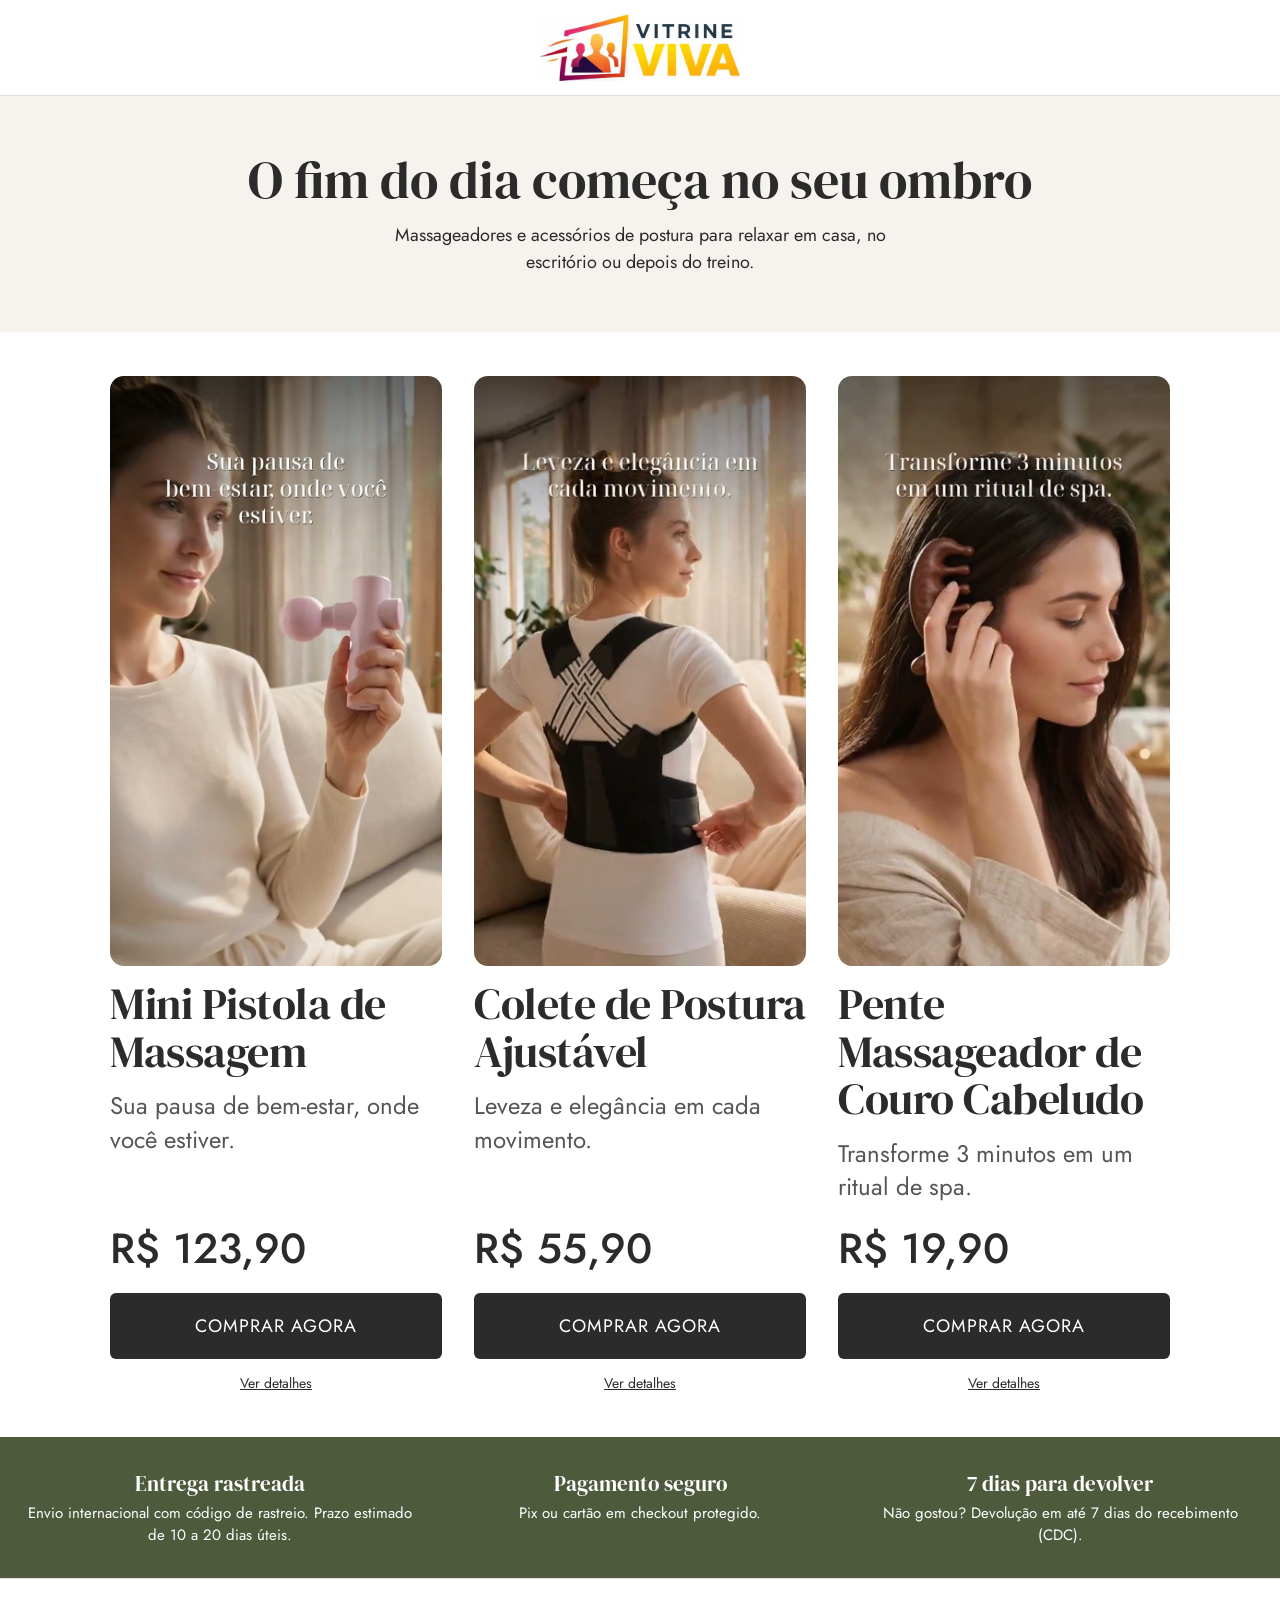
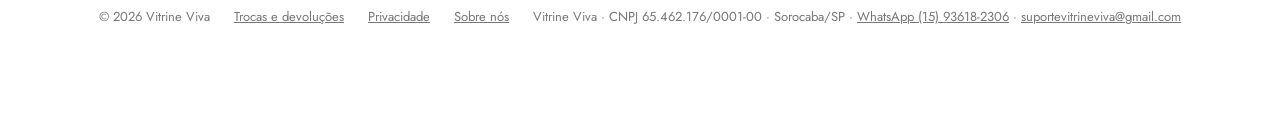
<file: index.html>
<!DOCTYPE html>
<html lang="pt-BR"><head><meta charset="utf-8"><meta name="viewport" content="width=device-width, initial-scale=1">
<title>Vitrine Viva · Bem-estar em casa</title><meta name="description" content="Massageadores e acessórios de postura para relaxar em casa, no trabalho e depois do treino.">
<meta property="og:title" content="Vitrine Viva · Bem-estar em casa"><meta property="og:description" content="Massageadores e acessórios de postura para relaxar em casa, no trabalho e depois do treino."><meta property="og:image" content="video/mini-pistola.jpg">
<link rel="preconnect" href="https://fonts.googleapis.com">
<link href="https://fonts.googleapis.com/css2?family=DM+Serif+Display&family=Jost:wght@400;500&display=swap" rel="stylesheet">
<link rel="stylesheet" href="estilo.css?v=11241841"><script src="config.js?v=11241841"></script><script src="loja.js?v=11241841" defer></script>
</head><body><header class="topo-logo"><a href="./"><img src="img/logo-vitrine-viva.webp" alt="Vitrine Viva" width="260" height="auto"></a></header>


<style>.grade{display:grid;grid-template-columns:repeat(3,1fr);gap:22px}.card{display:flex;flex-direction:column;gap:10px}
.card h3{font-family:"DM Serif Display",serif;font-weight:400;font-size:22px}@media(max-width:820px){.grade{grid-template-columns:1fr}}
.hero{background:var(--creme);padding:56px 20px;text-align:center}.hero p{max-width:560px;margin:14px auto 0;font-size:18px;line-height:1.5}</style>
<section class="hero"><h1>O fim do dia começa no seu ombro</h1><p>Massageadores e acessórios de postura para relaxar em casa, no escritório ou depois do treino.</p></section>
<section class="secao" id="produtos"><div class="grade">
<article class="card"><a href="mini-pistola/" class="video"><video src="video/mini-pistola.mp4" poster="video/mini-pistola.jpg" muted loop playsinline preload="none"></video></a>
<h3>Mini Pistola de Massagem</h3><p class="aviso">Sua pausa de bem-estar, onde você estiver.</p><div class="preco" style="font-size:24px">R$ 123,90</div>
<a class="btn comprar-home" href="mini-pistola/" data-produto="mini-pistola" data-valor="123.9">Comprar agora</a>
<a href="mini-pistola/" style="text-align:center;font-size:14px;text-decoration:underline">Ver detalhes</a></article>
<article class="card"><a href="colete-postura/" class="video"><video src="video/colete-postura.mp4?v=11241749" poster="video/colete-postura.jpg?v=11241749" muted loop playsinline preload="none"></video></a>
<h3>Colete de Postura Ajustável</h3><p class="aviso">Leveza e elegância em cada movimento.</p><div class="preco" style="font-size:24px">R$ 55,90</div>
<a class="btn comprar-home" href="colete-postura/" data-produto="colete-postura" data-valor="55.9">Comprar agora</a>
<a href="colete-postura/" style="text-align:center;font-size:14px;text-decoration:underline">Ver detalhes</a></article>
<article class="card"><a href="pente-massageador/" class="video"><video src="video/pente-massageador.mp4?v=11241749" poster="video/pente-massageador.jpg?v=11241749" muted loop playsinline preload="none"></video></a>
<h3>Pente Massageador de Couro Cabeludo</h3><p class="aviso">Transforme 3 minutos em um ritual de spa.</p><div class="preco" style="font-size:24px">R$ 19,90</div>
<a class="btn comprar-home" href="pente-massageador/" data-produto="pente-massageador" data-valor="19.9">Comprar agora</a>
<a href="pente-massageador/" style="text-align:center;font-size:14px;text-decoration:underline">Ver detalhes</a></article></div></section>
<section class="garantia"><div><strong>Entrega rastreada</strong>Envio internacional com código de rastreio. Prazo estimado de 10 a 20 dias úteis.</div>
<div><strong>Pagamento seguro</strong>Pix ou cartão em checkout protegido.</div>
<div><strong>7 dias para devolver</strong>Não gostou? Devolução em até 7 dias do recebimento (CDC).</div></section>
<script>document.querySelectorAll('.card video').forEach(v=>{const c=v.closest('.card');c.onmouseenter=()=>v.play();c.onmouseleave=()=>v.pause();
new IntersectionObserver(e=>e.forEach(x=>x.isIntersecting&&matchMedia('(hover:none)').matches?v.play():0),{threshold:.6}).observe(v)})</script>
<footer><span>© 2026 <span class="marca">Vitrine Viva</span></span><a href="trocas.html">Trocas e devoluções</a>
<a href="privacidade.html">Privacidade</a><a href="sobre.html">Sobre nós</a><span class="contato-fixo">Vitrine Viva · CNPJ 65.462.176/0001-00 · Sorocaba/SP · <a href="https://wa.me/5515936182306" rel="noopener">WhatsApp (15) 93618-2306</a> · <a href="mailto:suportevitrineviva@gmail.com">suportevitrineviva@gmail.com</a></span>
</footer>
</body></html>
</file>
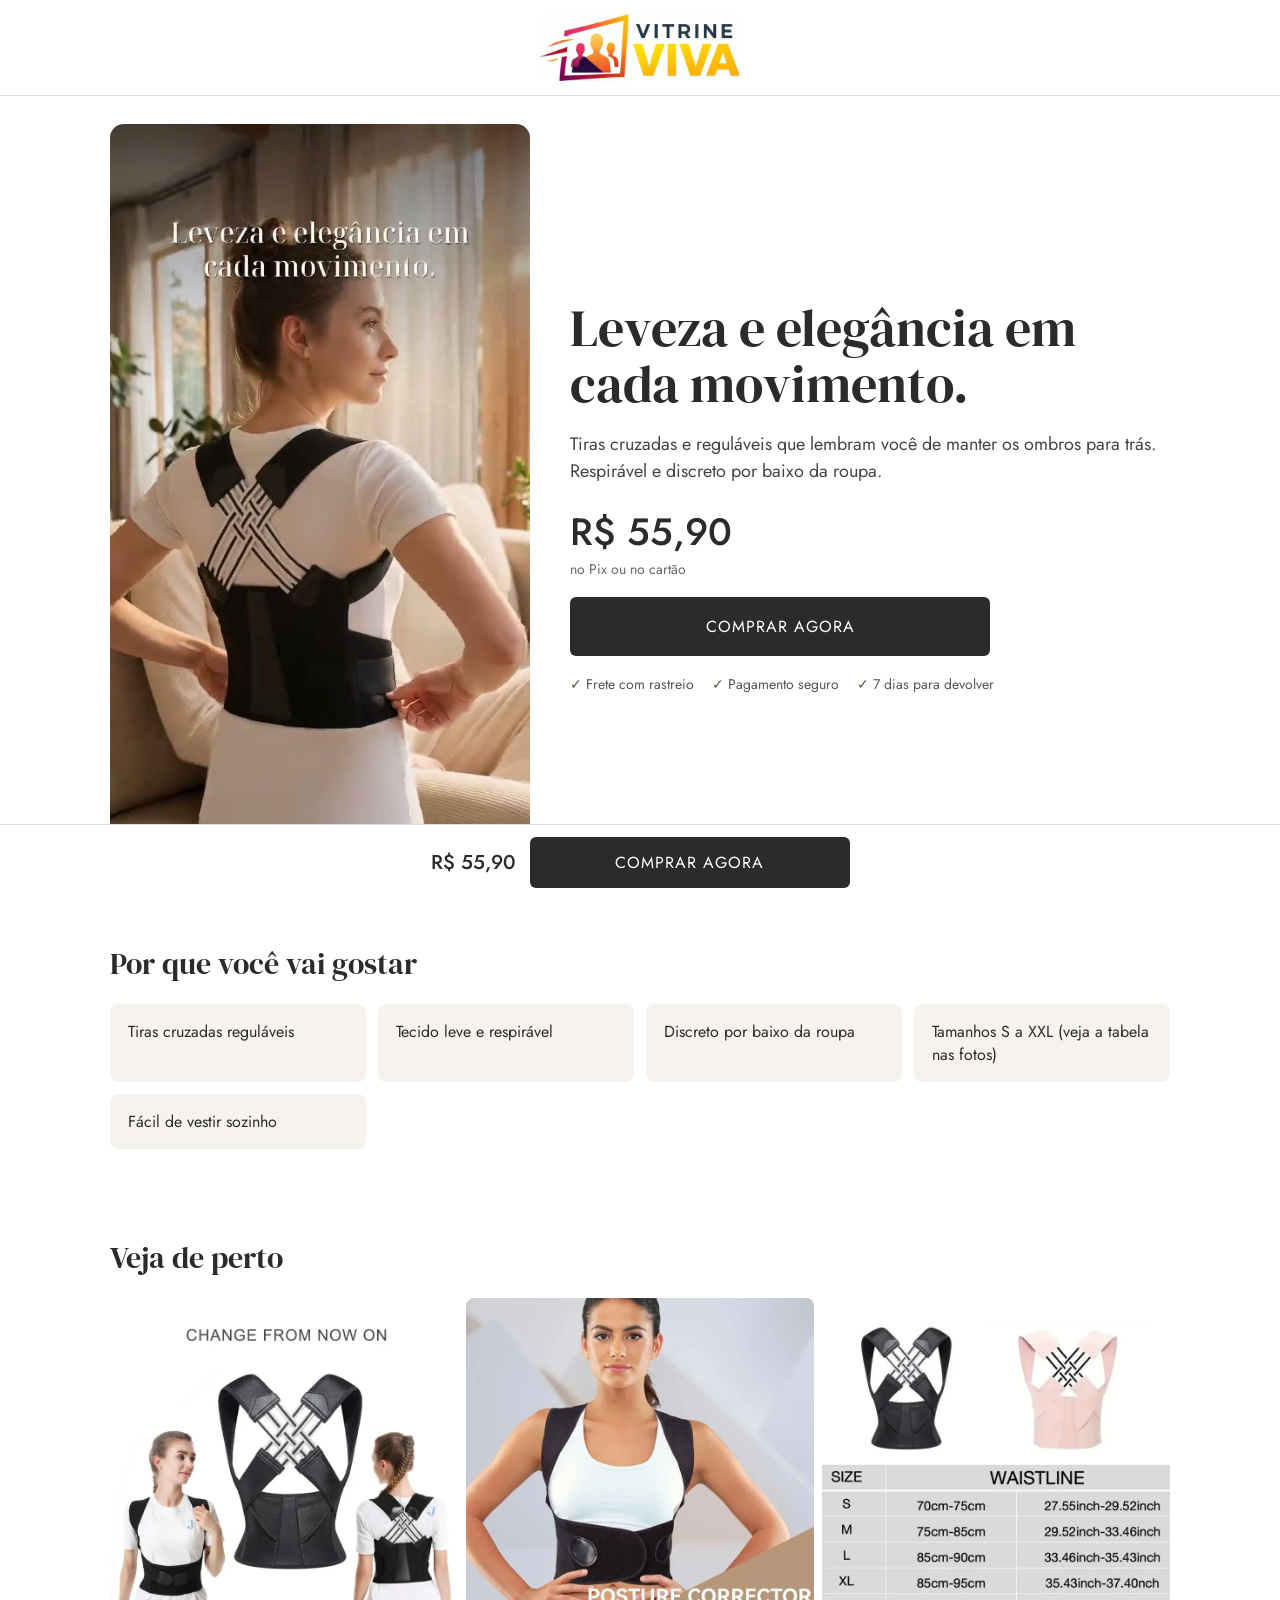
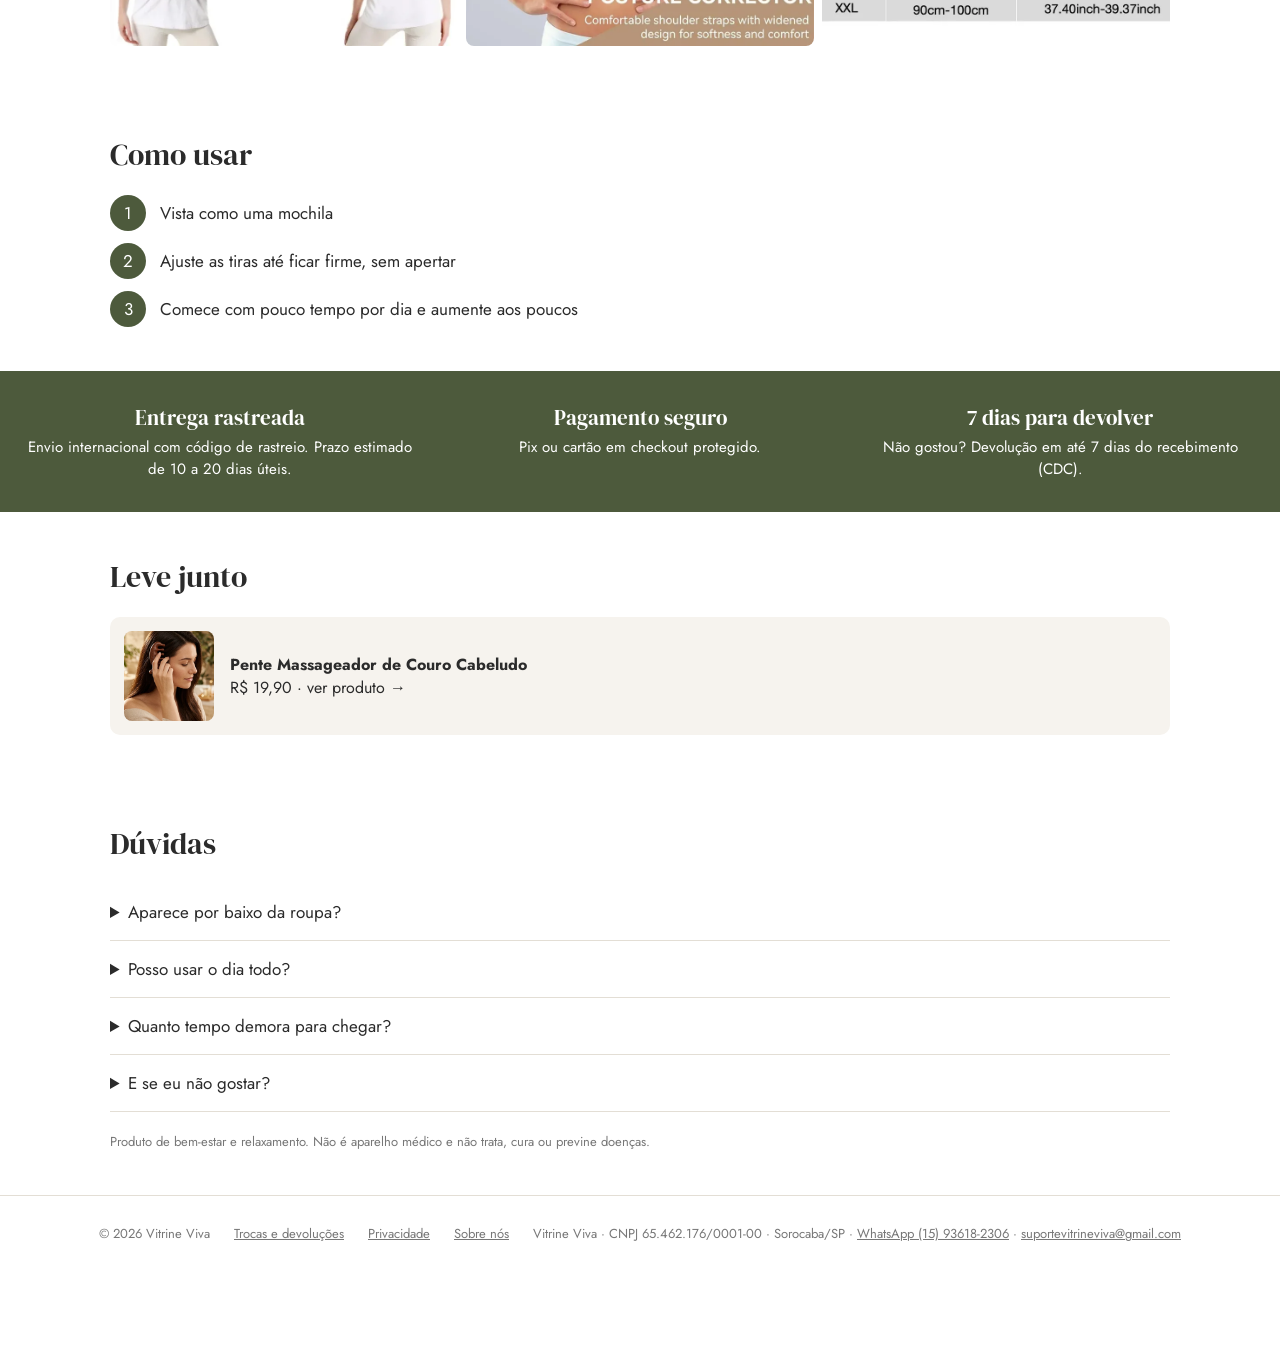
<file: colete-postura/index.html>
<!DOCTYPE html>
<html lang="pt-BR"><head><meta charset="utf-8"><meta name="viewport" content="width=device-width, initial-scale=1">
<title>Colete de Postura Ajustável · Vitrine Viva</title><meta name="description" content="Tiras cruzadas e reguláveis que lembram você de manter os ombros para trás. Respirável e discreto por baixo da roupa.">
<meta property="og:title" content="Colete de Postura Ajustável · Vitrine Viva"><meta property="og:description" content="Tiras cruzadas e reguláveis que lembram você de manter os ombros para trás. Respirável e discreto por baixo da roupa."><meta property="og:image" content="../video/colete-postura.jpg?v=11241749">
<link rel="preconnect" href="https://fonts.googleapis.com">
<link href="https://fonts.googleapis.com/css2?family=DM+Serif+Display&family=Jost:wght@400;500&display=swap" rel="stylesheet">
<link rel="stylesheet" href="../estilo.css?v=11241841"><script src="../config.js?v=11241841"></script><script src="../loja.js?v=11241841" defer></script>
</head><body><header class="topo-logo"><a href="../"><img src="../img/logo-vitrine-viva.webp" alt="Vitrine Viva" width="260" height="auto"></a></header>


<main data-produto="colete-postura" data-nome="Colete de Postura Ajustável" data-valor="55.9">
<section class="topo">
  <div class="video"><video src="../video/colete-postura.mp4?v=11241749" poster="../video/colete-postura.jpg?v=11241749" autoplay muted loop playsinline></video>
    <button class="som" type="button">🔇 Ativar som</button></div>
  <div class="info">
    <h1>Leveza e elegância em cada movimento.</h1>
    <p class="sub">Tiras cruzadas e reguláveis que lembram você de manter os ombros para trás. Respirável e discreto por baixo da roupa.</p>
    <div class="preco">R$ 55,90<small>no Pix ou no cartão</small></div>
    <a class="btn comprar" href="#">Comprar agora</a>
    <div class="selos"><span>Frete com rastreio</span><span>Pagamento seguro</span><span>7 dias para devolver</span></div>
  </div>
</section>
<section class="secao"><h2>Por que você vai gostar</h2><ul class="itens"><li>Tiras cruzadas reguláveis</li><li>Tecido leve e respirável</li><li>Discreto por baixo da roupa</li><li>Tamanhos S a XXL (veja a tabela nas fotos)</li><li>Fácil de vestir sozinho</li></ul></section>
<section class="secao"><h2>Veja de perto</h2><div class="galeria"><img src="../img/colete2-1.webp" alt="Colete de Postura Ajustável" loading="lazy"><img src="../img/colete2-3.webp" alt="Colete de Postura Ajustável" loading="lazy"><img src="../img/colete2-2.webp" alt="Colete de Postura Ajustável" loading="lazy"></div></section>
<section class="secao"><h2>Como usar</h2><ol class="passos"><li>Vista como uma mochila</li><li>Ajuste as tiras até ficar firme, sem apertar</li><li>Comece com pouco tempo por dia e aumente aos poucos</li></ol></section>
<section class="garantia"><div><strong>Entrega rastreada</strong>Envio internacional com código de rastreio. Prazo estimado de 10 a 20 dias úteis.</div>
<div><strong>Pagamento seguro</strong>Pix ou cartão em checkout protegido.</div>
<div><strong>7 dias para devolver</strong>Não gostou? Devolução em até 7 dias do recebimento (CDC).</div></section>
<section class="secao"><h2>Leve junto</h2>
  <a class="junto" href="../pente-massageador/"><img src="../img/base3_pente-massageador.webp" alt="Pente Massageador de Couro Cabeludo"><div><strong>Pente Massageador de Couro Cabeludo</strong><br>R$ 19,90 · ver produto →</div></a></section>
<section class="secao"><h2>Dúvidas</h2><details><summary>Aparece por baixo da roupa?</summary><p>Ele é fino e fica discreto por baixo de camisetas e blusas comuns.</p></details><details><summary>Posso usar o dia todo?</summary><p>Comece com períodos curtos. Se sentir desconforto, afrouxe ou tire. Em caso de dor ou problema de coluna, fale com um profissional de saúde.</p></details><details><summary>Quanto tempo demora para chegar?</summary><p>O envio é internacional e tem código de rastreio. O prazo estimado é de 10 a 20 dias úteis após a confirmação do pagamento.</p></details><details><summary>E se eu não gostar?</summary><p>Você tem 7 dias a partir do recebimento para pedir a devolução, conforme o Código de Defesa do Consumidor. Veja a página de trocas.</p></details>
  <p class="aviso" style="margin-top:20px">Produto de bem-estar e relaxamento. Não é aparelho médico e não trata, cura ou previne doenças.</p></section>
<div class="fixo"><span class="p">R$ 55,90</span><a class="btn comprar" href="#">Comprar agora</a></div>
</main>
<footer><span>© 2026 <span class="marca">Vitrine Viva</span></span><a href="../trocas.html">Trocas e devoluções</a>
<a href="../privacidade.html">Privacidade</a><a href="../sobre.html">Sobre nós</a><span class="contato-fixo">Vitrine Viva · CNPJ 65.462.176/0001-00 · Sorocaba/SP · <a href="https://wa.me/5515936182306" rel="noopener">WhatsApp (15) 93618-2306</a> · <a href="mailto:suportevitrineviva@gmail.com">suportevitrineviva@gmail.com</a></span>
</footer>
</body></html>
</file>
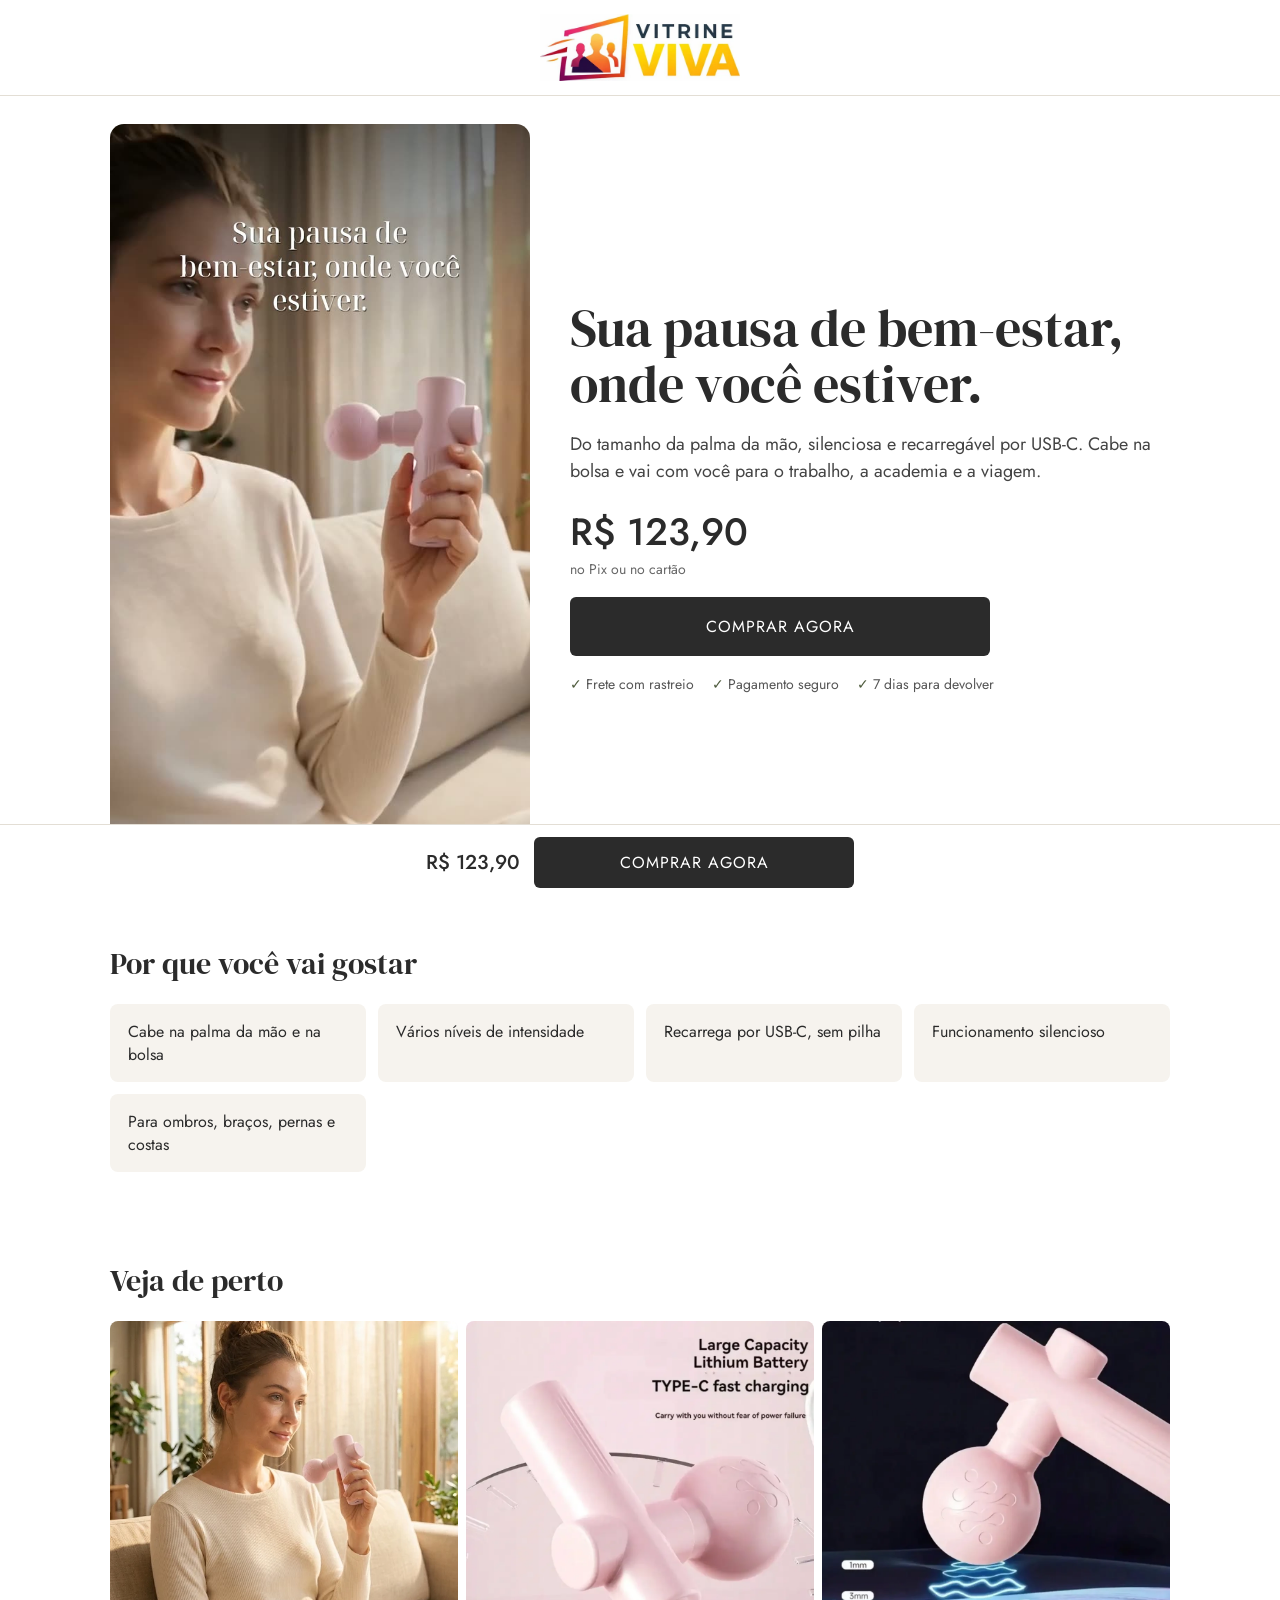
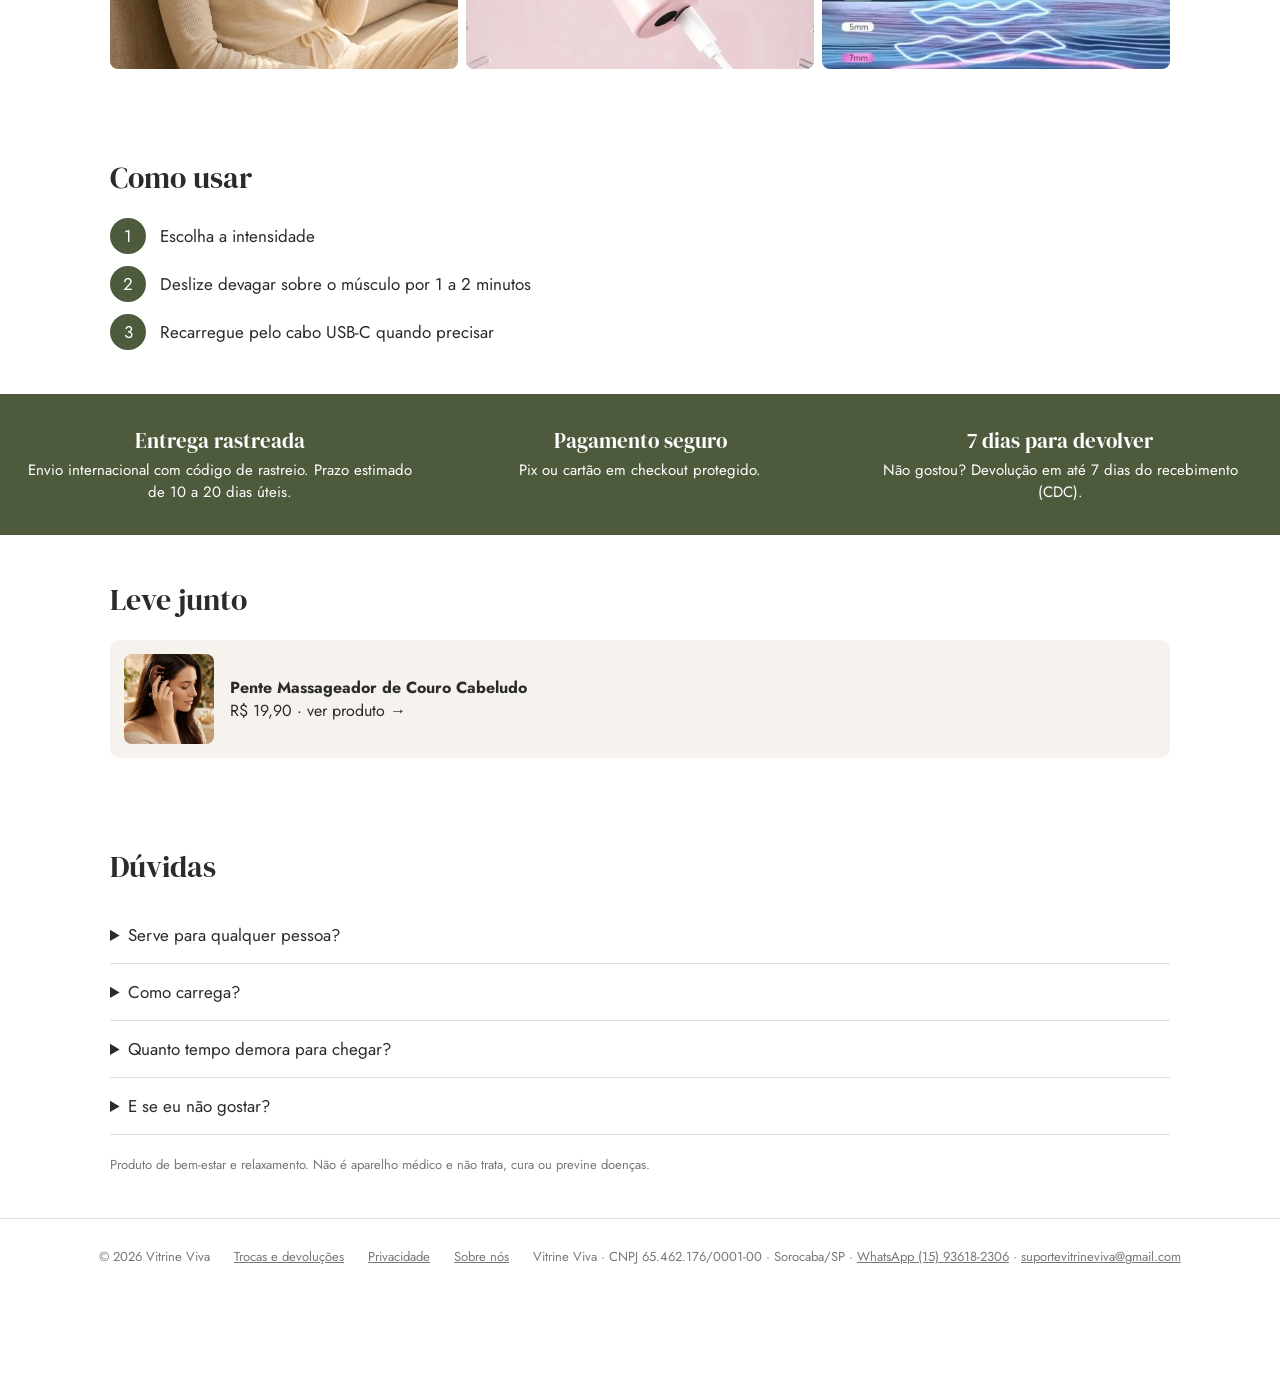
<file: mini-pistola/index.html>
<!DOCTYPE html>
<html lang="pt-BR"><head><meta charset="utf-8"><meta name="viewport" content="width=device-width, initial-scale=1">
<title>Mini Pistola de Massagem · Vitrine Viva</title><meta name="description" content="Do tamanho da palma da mão, silenciosa e recarregável por USB-C. Cabe na bolsa e vai com você para o trabalho, a academia e a viagem.">
<meta property="og:title" content="Mini Pistola de Massagem · Vitrine Viva"><meta property="og:description" content="Do tamanho da palma da mão, silenciosa e recarregável por USB-C. Cabe na bolsa e vai com você para o trabalho, a academia e a viagem."><meta property="og:image" content="../video/mini-pistola.jpg">
<link rel="preconnect" href="https://fonts.googleapis.com">
<link href="https://fonts.googleapis.com/css2?family=DM+Serif+Display&family=Jost:wght@400;500&display=swap" rel="stylesheet">
<link rel="stylesheet" href="../estilo.css?v=11241841"><script src="../config.js?v=11241841"></script><script src="../loja.js?v=11241841" defer></script>
</head><body><header class="topo-logo"><a href="../"><img src="../img/logo-vitrine-viva.webp" alt="Vitrine Viva" width="260" height="auto"></a></header>


<main data-produto="mini-pistola" data-nome="Mini Pistola de Massagem" data-valor="123.9">
<section class="topo">
  <div class="video"><video src="../video/mini-pistola.mp4" poster="../video/mini-pistola.jpg" autoplay muted loop playsinline></video>
    <button class="som" type="button">🔇 Ativar som</button></div>
  <div class="info">
    <h1>Sua pausa de bem-estar, onde você estiver.</h1>
    <p class="sub">Do tamanho da palma da mão, silenciosa e recarregável por USB-C. Cabe na bolsa e vai com você para o trabalho, a academia e a viagem.</p>
    <div class="preco">R$ 123,90<small>no Pix ou no cartão</small></div>
    <a class="btn comprar" href="#">Comprar agora</a>
    <div class="selos"><span>Frete com rastreio</span><span>Pagamento seguro</span><span>7 dias para devolver</span></div>
  </div>
</section>
<section class="secao"><h2>Por que você vai gostar</h2><ul class="itens"><li>Cabe na palma da mão e na bolsa</li><li>Vários níveis de intensidade</li><li>Recarrega por USB-C, sem pilha</li><li>Funcionamento silencioso</li><li>Para ombros, braços, pernas e costas</li></ul></section>
<section class="secao"><h2>Veja de perto</h2><div class="galeria"><img src="../img/base1_mini-pistola.webp" alt="Mini Pistola de Massagem" loading="lazy"><img src="../img/minipistola-2.webp" alt="Mini Pistola de Massagem" loading="lazy"><img src="../img/minipistola-3.webp" alt="Mini Pistola de Massagem" loading="lazy"></div></section>
<section class="secao"><h2>Como usar</h2><ol class="passos"><li>Escolha a intensidade</li><li>Deslize devagar sobre o músculo por 1 a 2 minutos</li><li>Recarregue pelo cabo USB-C quando precisar</li></ol></section>
<section class="garantia"><div><strong>Entrega rastreada</strong>Envio internacional com código de rastreio. Prazo estimado de 10 a 20 dias úteis.</div>
<div><strong>Pagamento seguro</strong>Pix ou cartão em checkout protegido.</div>
<div><strong>7 dias para devolver</strong>Não gostou? Devolução em até 7 dias do recebimento (CDC).</div></section>
<section class="secao"><h2>Leve junto</h2>
  <a class="junto" href="../pente-massageador/"><img src="../img/base3_pente-massageador.webp" alt="Pente Massageador de Couro Cabeludo"><div><strong>Pente Massageador de Couro Cabeludo</strong><br>R$ 19,90 · ver produto →</div></a></section>
<section class="secao"><h2>Dúvidas</h2><details><summary>Serve para qualquer pessoa?</summary><p>É um massageador para relaxamento. Gestantes, pessoas com marca-passo, lesão ou alguma condição de saúde devem falar com o médico antes de usar.</p></details><details><summary>Como carrega?</summary><p>Pelo cabo USB-C, em carregador de celular ou na porta USB do computador.</p></details><details><summary>Quanto tempo demora para chegar?</summary><p>O envio é internacional e tem código de rastreio. O prazo estimado é de 10 a 20 dias úteis após a confirmação do pagamento.</p></details><details><summary>E se eu não gostar?</summary><p>Você tem 7 dias a partir do recebimento para pedir a devolução, conforme o Código de Defesa do Consumidor. Veja a página de trocas.</p></details>
  <p class="aviso" style="margin-top:20px">Produto de bem-estar e relaxamento. Não é aparelho médico e não trata, cura ou previne doenças.</p></section>
<div class="fixo"><span class="p">R$ 123,90</span><a class="btn comprar" href="#">Comprar agora</a></div>
</main>
<footer><span>© 2026 <span class="marca">Vitrine Viva</span></span><a href="../trocas.html">Trocas e devoluções</a>
<a href="../privacidade.html">Privacidade</a><a href="../sobre.html">Sobre nós</a><span class="contato-fixo">Vitrine Viva · CNPJ 65.462.176/0001-00 · Sorocaba/SP · <a href="https://wa.me/5515936182306" rel="noopener">WhatsApp (15) 93618-2306</a> · <a href="mailto:suportevitrineviva@gmail.com">suportevitrineviva@gmail.com</a></span>
</footer>
</body></html>
</file>
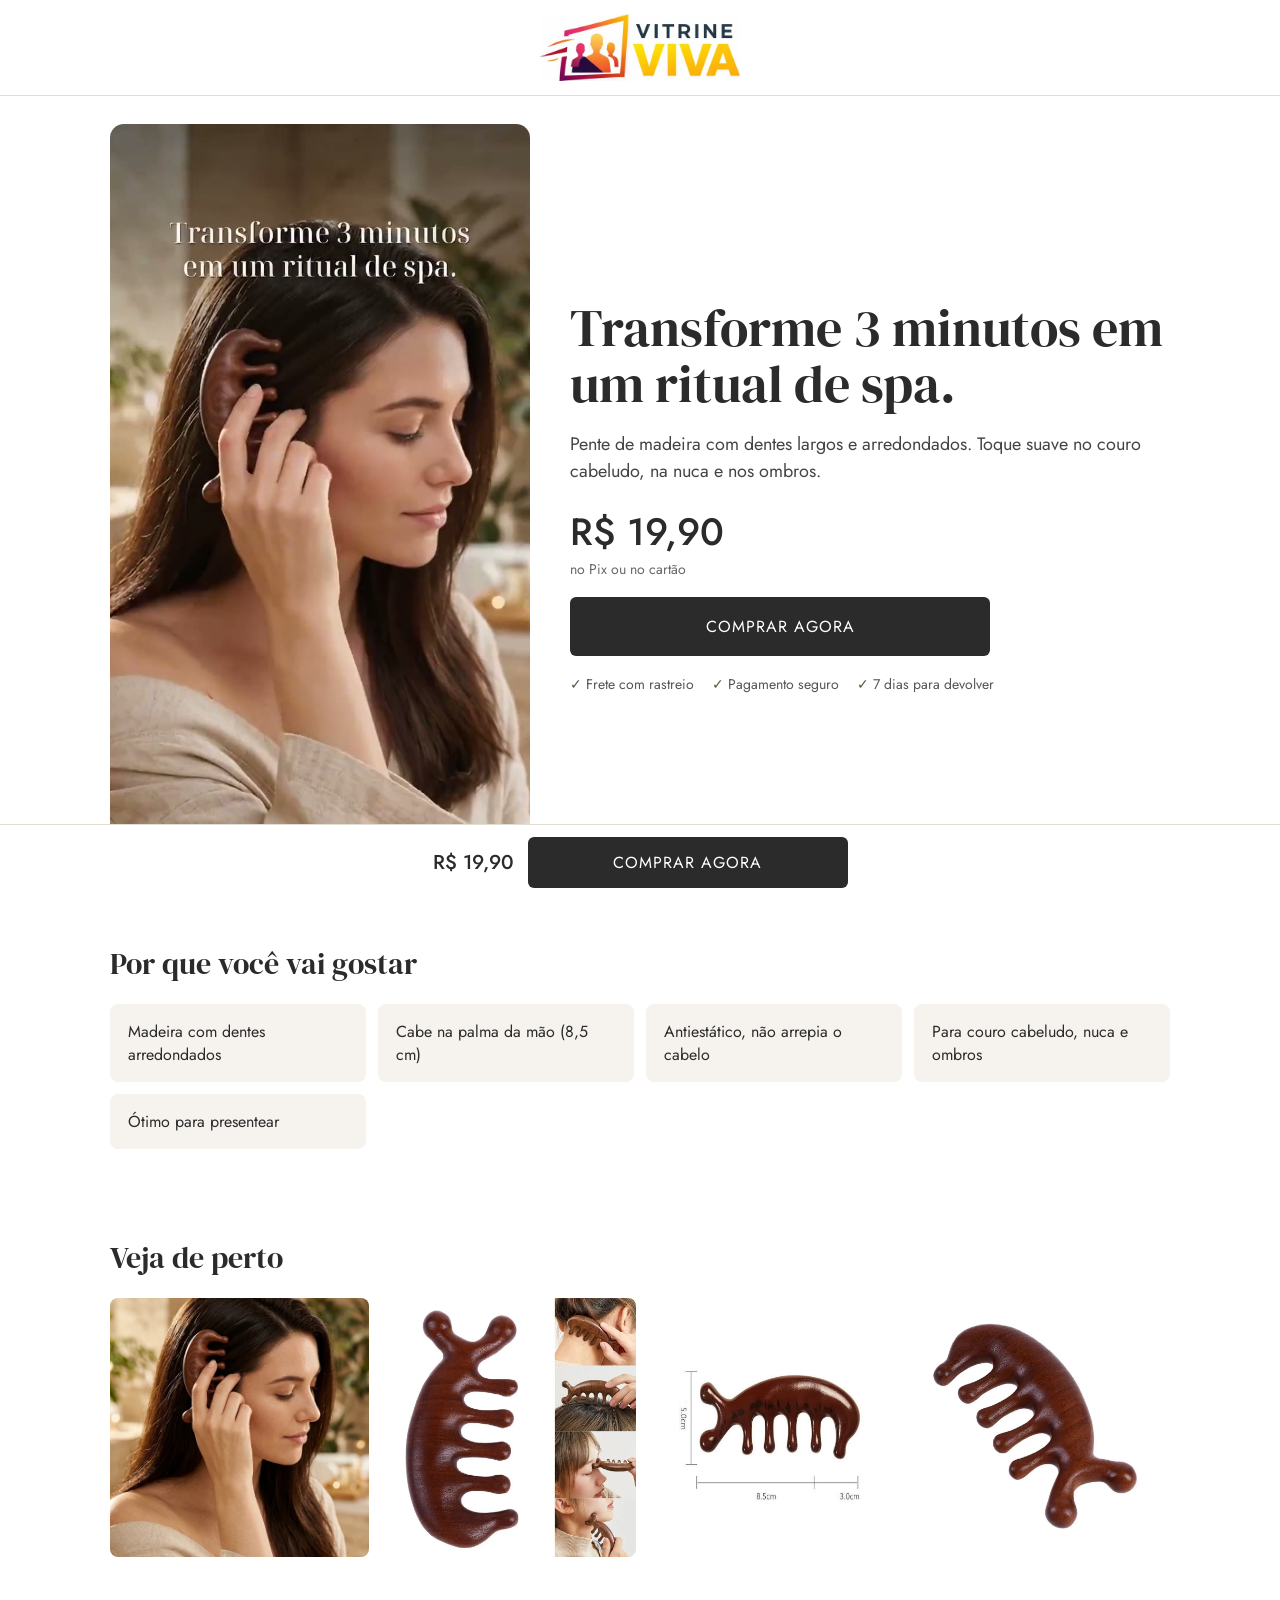
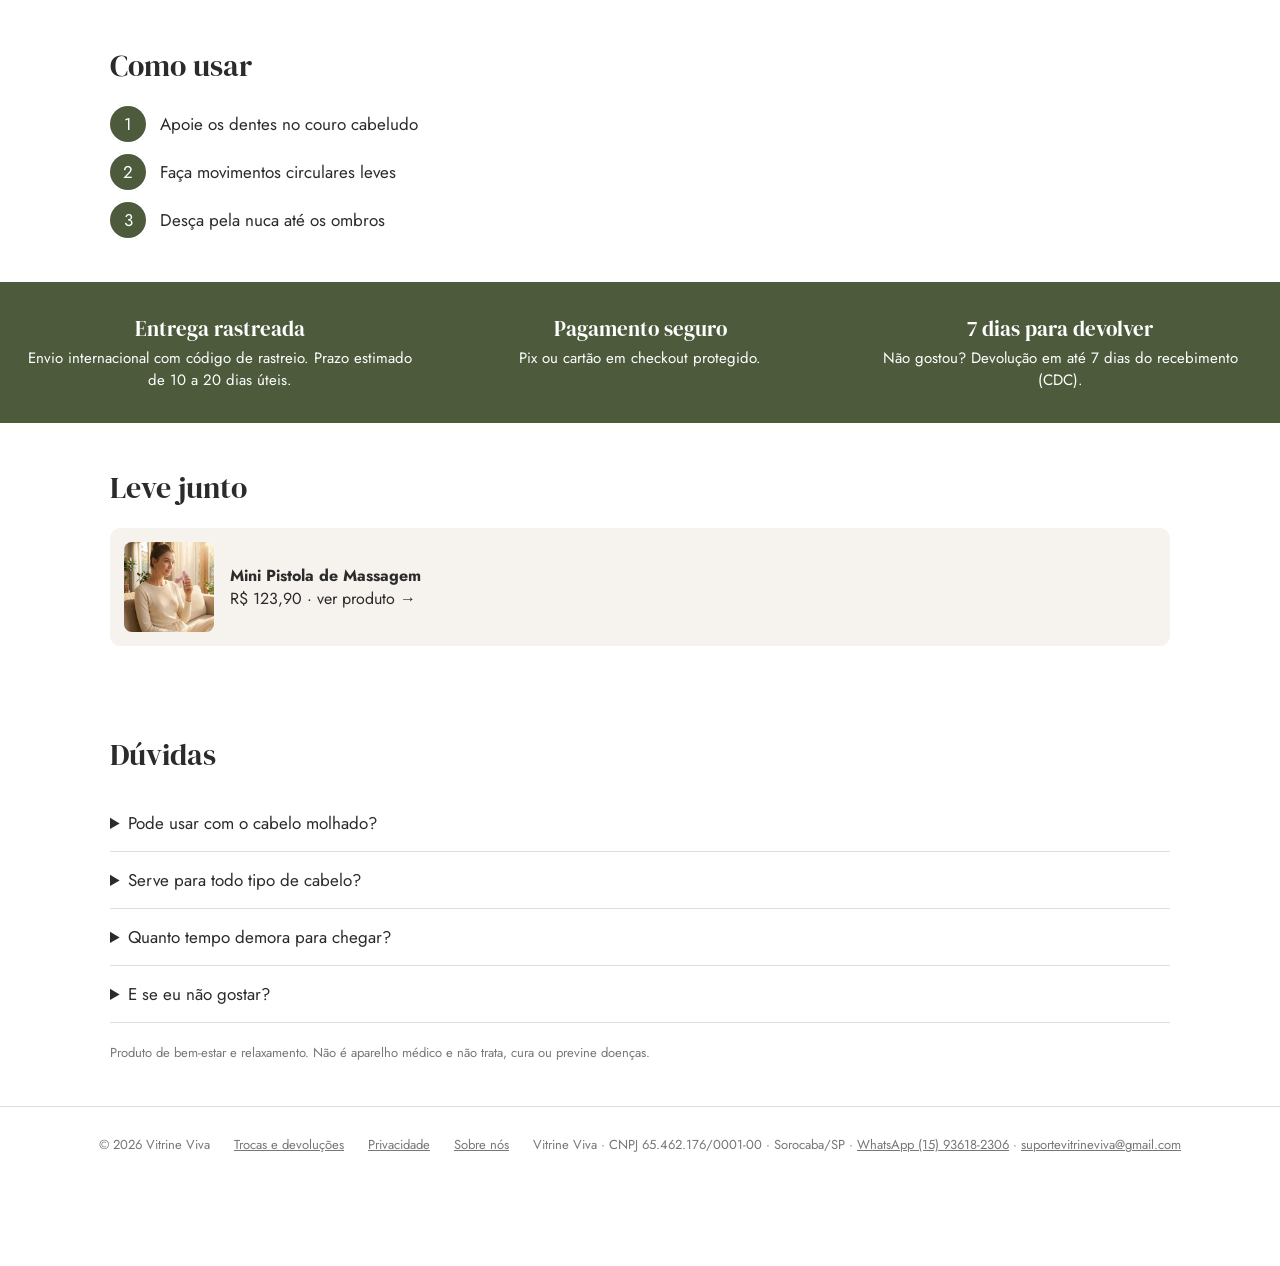
<file: pente-massageador/index.html>
<!DOCTYPE html>
<html lang="pt-BR"><head><meta charset="utf-8"><meta name="viewport" content="width=device-width, initial-scale=1">
<title>Pente Massageador de Couro Cabeludo · Vitrine Viva</title><meta name="description" content="Pente de madeira com dentes largos e arredondados. Toque suave no couro cabeludo, na nuca e nos ombros.">
<meta property="og:title" content="Pente Massageador de Couro Cabeludo · Vitrine Viva"><meta property="og:description" content="Pente de madeira com dentes largos e arredondados. Toque suave no couro cabeludo, na nuca e nos ombros."><meta property="og:image" content="../video/pente-massageador.jpg?v=11241749">
<link rel="preconnect" href="https://fonts.googleapis.com">
<link href="https://fonts.googleapis.com/css2?family=DM+Serif+Display&family=Jost:wght@400;500&display=swap" rel="stylesheet">
<link rel="stylesheet" href="../estilo.css?v=11241841"><script src="../config.js?v=11241841"></script><script src="../loja.js?v=11241841" defer></script>
</head><body><header class="topo-logo"><a href="../"><img src="../img/logo-vitrine-viva.webp" alt="Vitrine Viva" width="260" height="auto"></a></header>


<main data-produto="pente-massageador" data-nome="Pente Massageador de Couro Cabeludo" data-valor="19.9">
<section class="topo">
  <div class="video"><video src="../video/pente-massageador.mp4?v=11241749" poster="../video/pente-massageador.jpg?v=11241749" autoplay muted loop playsinline></video>
    <button class="som" type="button">🔇 Ativar som</button></div>
  <div class="info">
    <h1>Transforme 3 minutos em um ritual de spa.</h1>
    <p class="sub">Pente de madeira com dentes largos e arredondados. Toque suave no couro cabeludo, na nuca e nos ombros.</p>
    <div class="preco">R$ 19,90<small>no Pix ou no cartão</small></div>
    <a class="btn comprar" href="#">Comprar agora</a>
    <div class="selos"><span>Frete com rastreio</span><span>Pagamento seguro</span><span>7 dias para devolver</span></div>
  </div>
</section>
<section class="secao"><h2>Por que você vai gostar</h2><ul class="itens"><li>Madeira com dentes arredondados</li><li>Cabe na palma da mão (8,5 cm)</li><li>Antiestático, não arrepia o cabelo</li><li>Para couro cabeludo, nuca e ombros</li><li>Ótimo para presentear</li></ul></section>
<section class="secao"><h2>Veja de perto</h2><div class="galeria"><img src="../img/base3_pente-massageador.webp" alt="Pente Massageador de Couro Cabeludo" loading="lazy"><img src="../img/pente-1.webp" alt="Pente Massageador de Couro Cabeludo" loading="lazy"><img src="../img/pente-2.webp" alt="Pente Massageador de Couro Cabeludo" loading="lazy"><img src="../img/pente-3.webp" alt="Pente Massageador de Couro Cabeludo" loading="lazy"></div></section>
<section class="secao"><h2>Como usar</h2><ol class="passos"><li>Apoie os dentes no couro cabeludo</li><li>Faça movimentos circulares leves</li><li>Desça pela nuca até os ombros</li></ol></section>
<section class="garantia"><div><strong>Entrega rastreada</strong>Envio internacional com código de rastreio. Prazo estimado de 10 a 20 dias úteis.</div>
<div><strong>Pagamento seguro</strong>Pix ou cartão em checkout protegido.</div>
<div><strong>7 dias para devolver</strong>Não gostou? Devolução em até 7 dias do recebimento (CDC).</div></section>
<section class="secao"><h2>Leve junto</h2>
  <a class="junto" href="../mini-pistola/"><img src="../img/base1_mini-pistola.webp" alt="Mini Pistola de Massagem"><div><strong>Mini Pistola de Massagem</strong><br>R$ 123,90 · ver produto →</div></a></section>
<section class="secao"><h2>Dúvidas</h2><details><summary>Pode usar com o cabelo molhado?</summary><p>Pode, mas seque a madeira depois para ela durar mais.</p></details><details><summary>Serve para todo tipo de cabelo?</summary><p>Sim. Os dentes largos passam bem em cabelo liso, ondulado, cacheado e crespo.</p></details><details><summary>Quanto tempo demora para chegar?</summary><p>O envio é internacional e tem código de rastreio. O prazo estimado é de 10 a 20 dias úteis após a confirmação do pagamento.</p></details><details><summary>E se eu não gostar?</summary><p>Você tem 7 dias a partir do recebimento para pedir a devolução, conforme o Código de Defesa do Consumidor. Veja a página de trocas.</p></details>
  <p class="aviso" style="margin-top:20px">Produto de bem-estar e relaxamento. Não é aparelho médico e não trata, cura ou previne doenças.</p></section>
<div class="fixo"><span class="p">R$ 19,90</span><a class="btn comprar" href="#">Comprar agora</a></div>
</main>
<footer><span>© 2026 <span class="marca">Vitrine Viva</span></span><a href="../trocas.html">Trocas e devoluções</a>
<a href="../privacidade.html">Privacidade</a><a href="../sobre.html">Sobre nós</a><span class="contato-fixo">Vitrine Viva · CNPJ 65.462.176/0001-00 · Sorocaba/SP · <a href="https://wa.me/5515936182306" rel="noopener">WhatsApp (15) 93618-2306</a> · <a href="mailto:suportevitrineviva@gmail.com">suportevitrineviva@gmail.com</a></span>
</footer>
</body></html>
</file>
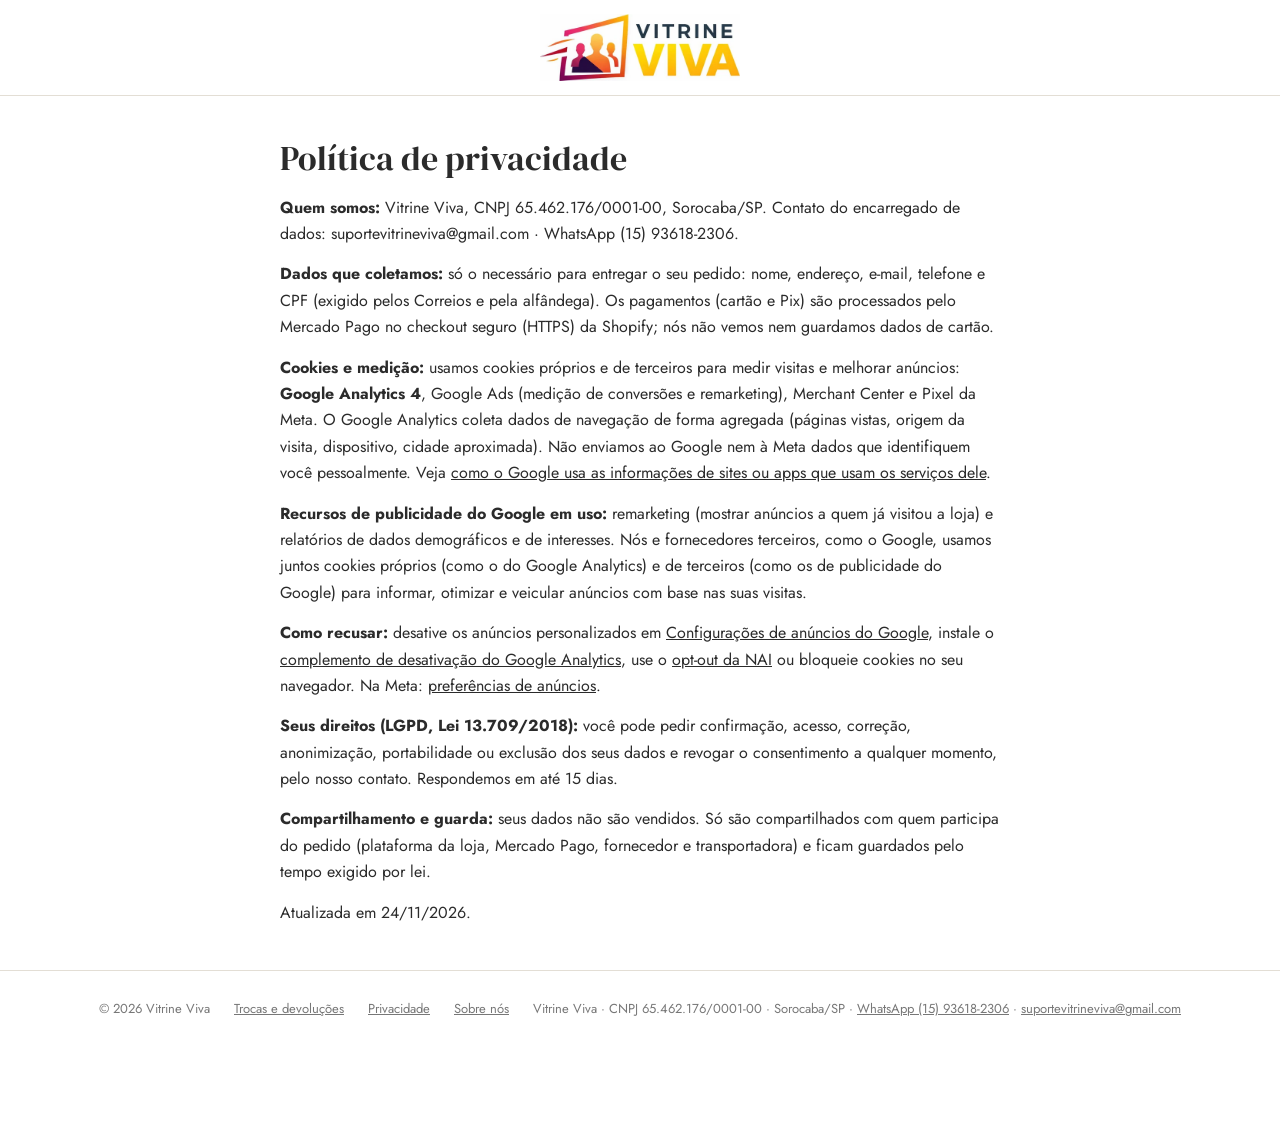
<file: privacidade.html>
<!DOCTYPE html>
<html lang="pt-BR"><head><meta charset="utf-8"><meta name="viewport" content="width=device-width, initial-scale=1">
<title>Privacidade · Vitrine Viva</title><meta name="description" content="Política de privacidade">
<meta property="og:title" content="Privacidade · Vitrine Viva"><meta property="og:description" content="Política de privacidade"><meta property="og:image" content="">
<link rel="preconnect" href="https://fonts.googleapis.com">
<link href="https://fonts.googleapis.com/css2?family=DM+Serif+Display&family=Jost:wght@400;500&display=swap" rel="stylesheet">
<link rel="stylesheet" href="estilo.css?v=11241841"><script src="config.js?v=11241841"></script><script src="loja.js?v=11241841" defer></script>
</head><body><header class="topo-logo"><a href="./"><img src="img/logo-vitrine-viva.webp" alt="Vitrine Viva" width="260" height="auto"></a></header>

<main class="secao" style="max-width:760px;line-height:1.65"><h1 style="font-size:34px;margin-bottom:18px">Política de privacidade</h1><p><strong>Quem somos:</strong> Vitrine Viva, CNPJ 65.462.176/0001-00, Sorocaba/SP. Contato do encarregado de dados: suportevitrineviva@gmail.com · WhatsApp (15) 93618-2306.</p>
<p style="margin-top:14px"><strong>Dados que coletamos:</strong> só o necessário para entregar o seu pedido: nome, endereço, e-mail, telefone e CPF (exigido pelos Correios e pela alfândega). Os pagamentos (cartão e Pix) são processados pelo Mercado Pago no checkout seguro (HTTPS) da Shopify; nós não vemos nem guardamos dados de cartão.</p>
<p style="margin-top:14px"><strong>Cookies e medição:</strong> usamos cookies próprios e de terceiros para medir visitas e melhorar anúncios: <strong>Google Analytics 4</strong>, Google Ads (medição de conversões e remarketing), Merchant Center e Pixel da Meta. O Google Analytics coleta dados de navegação de forma agregada (páginas vistas, origem da visita, dispositivo, cidade aproximada). Não enviamos ao Google nem à Meta dados que identifiquem você pessoalmente. Veja <a href="https://policies.google.com/technologies/partner-sites?hl=pt-BR" rel="noopener">como o Google usa as informações de sites ou apps que usam os serviços dele</a>.</p>
<p style="margin-top:14px"><strong>Recursos de publicidade do Google em uso:</strong> remarketing (mostrar anúncios a quem já visitou a loja) e relatórios de dados demográficos e de interesses. Nós e fornecedores terceiros, como o Google, usamos juntos cookies próprios (como o do Google Analytics) e de terceiros (como os de publicidade do Google) para informar, otimizar e veicular anúncios com base nas suas visitas.</p>
<p style="margin-top:14px"><strong>Como recusar:</strong> desative os anúncios personalizados em <a href="https://adssettings.google.com" rel="noopener">Configurações de anúncios do Google</a>, instale o <a href="https://tools.google.com/dlpage/gaoptout?hl=pt-BR" rel="noopener">complemento de desativação do Google Analytics</a>, use o <a href="https://optout.networkadvertising.org" rel="noopener">opt-out da NAI</a> ou bloqueie cookies no seu navegador. Na Meta: <a href="https://www.facebook.com/adpreferences" rel="noopener">preferências de anúncios</a>.</p>
<p style="margin-top:14px"><strong>Seus direitos (LGPD, Lei 13.709/2018):</strong> você pode pedir confirmação, acesso, correção, anonimização, portabilidade ou exclusão dos seus dados e revogar o consentimento a qualquer momento, pelo nosso contato. Respondemos em até 15 dias.</p>
<p style="margin-top:14px"><strong>Compartilhamento e guarda:</strong> seus dados não são vendidos. Só são compartilhados com quem participa do pedido (plataforma da loja, Mercado Pago, fornecedor e transportadora) e ficam guardados pelo tempo exigido por lei.</p>
<p style="margin-top:14px">Atualizada em 24/11/2026.</p></main><footer><span>© 2026 <span class="marca">Vitrine Viva</span></span><a href="trocas.html">Trocas e devoluções</a>
<a href="privacidade.html">Privacidade</a><a href="sobre.html">Sobre nós</a><span class="contato-fixo">Vitrine Viva · CNPJ 65.462.176/0001-00 · Sorocaba/SP · <a href="https://wa.me/5515936182306" rel="noopener">WhatsApp (15) 93618-2306</a> · <a href="mailto:suportevitrineviva@gmail.com">suportevitrineviva@gmail.com</a></span>
</footer>
</body></html>
</file>
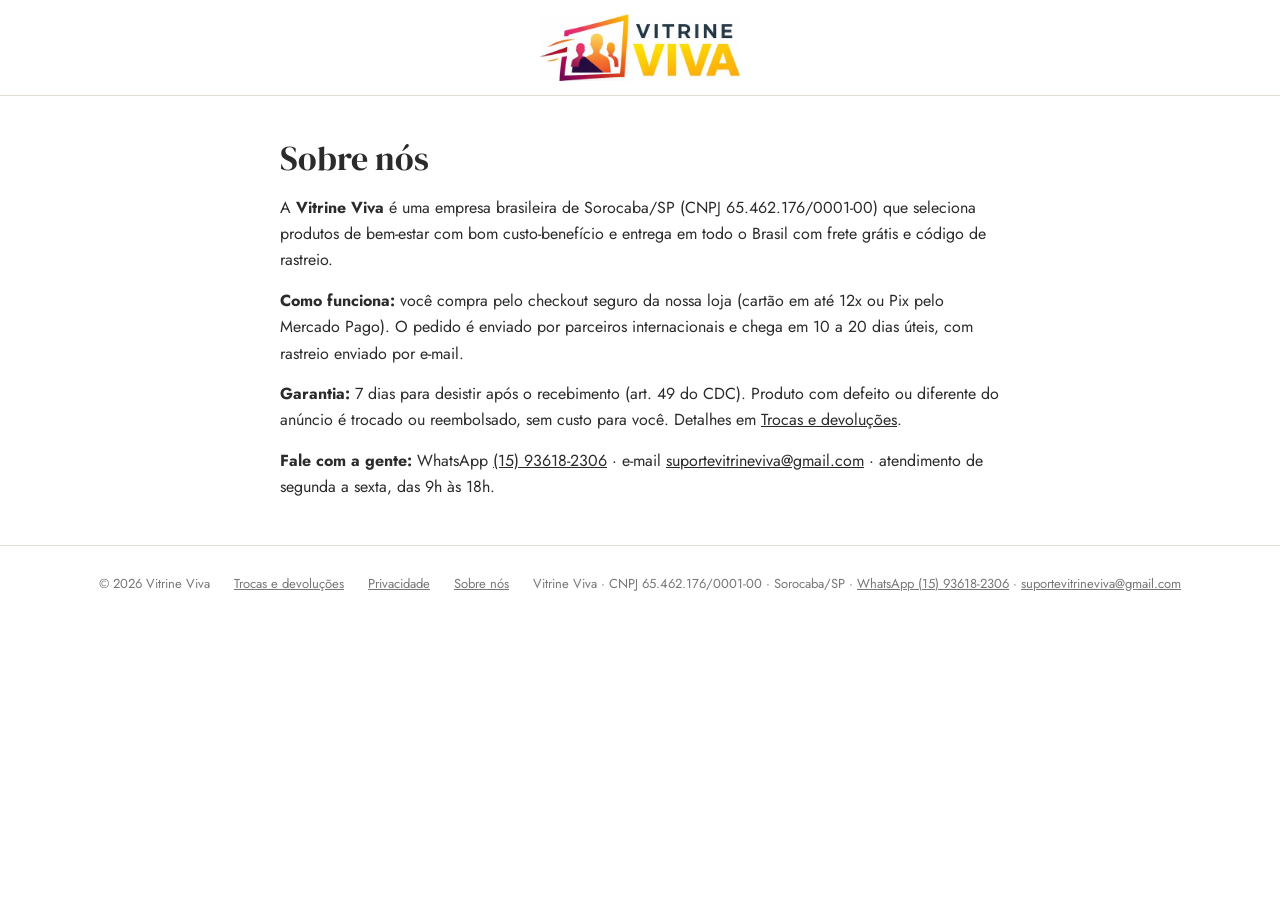
<file: sobre.html>
<!DOCTYPE html>
<html lang="pt-BR"><head><meta charset="utf-8"><meta name="viewport" content="width=device-width, initial-scale=1">
<title>Sobre nós · Vitrine Viva</title><meta name="description" content="Sobre a Vitrine Viva">
<meta property="og:title" content="Sobre nós · Vitrine Viva"><meta property="og:description" content="Sobre a Vitrine Viva"><meta property="og:image" content="">
<link rel="preconnect" href="https://fonts.googleapis.com">
<link href="https://fonts.googleapis.com/css2?family=DM+Serif+Display&family=Jost:wght@400;500&display=swap" rel="stylesheet">
<link rel="stylesheet" href="estilo.css?v=11241841"><script src="config.js?v=11241841"></script><script src="loja.js?v=11241841" defer></script>
</head><body><header class="topo-logo"><a href="./"><img src="img/logo-vitrine-viva.webp" alt="Vitrine Viva" width="260" height="auto"></a></header>

<main class="secao" style="max-width:760px;line-height:1.65"><h1 style="font-size:34px;margin-bottom:18px">Sobre nós</h1><p>A <strong>Vitrine Viva</strong> é uma empresa brasileira de Sorocaba/SP (CNPJ 65.462.176/0001-00) que seleciona produtos de bem-estar com bom custo-benefício e entrega em todo o Brasil com frete grátis e código de rastreio.</p>
<p style="margin-top:14px"><strong>Como funciona:</strong> você compra pelo checkout seguro da nossa loja (cartão em até 12x ou Pix pelo Mercado Pago). O pedido é enviado por parceiros internacionais e chega em 10 a 20 dias úteis, com rastreio enviado por e-mail.</p>
<p style="margin-top:14px"><strong>Garantia:</strong> 7 dias para desistir após o recebimento (art. 49 do CDC). Produto com defeito ou diferente do anúncio é trocado ou reembolsado, sem custo para você. Detalhes em <a href="trocas.html">Trocas e devoluções</a>.</p>
<p style="margin-top:14px"><strong>Fale com a gente:</strong> WhatsApp <a href="https://wa.me/5515936182306" rel="noopener">(15) 93618-2306</a> · e-mail <a href="mailto:suportevitrineviva@gmail.com">suportevitrineviva@gmail.com</a> · atendimento de segunda a sexta, das 9h às 18h.</p></main><footer><span>© 2026 <span class="marca">Vitrine Viva</span></span><a href="trocas.html">Trocas e devoluções</a>
<a href="privacidade.html">Privacidade</a><a href="sobre.html">Sobre nós</a><span class="contato-fixo">Vitrine Viva · CNPJ 65.462.176/0001-00 · Sorocaba/SP · <a href="https://wa.me/5515936182306" rel="noopener">WhatsApp (15) 93618-2306</a> · <a href="mailto:suportevitrineviva@gmail.com">suportevitrineviva@gmail.com</a></span>
</footer>
</body></html>
</file>
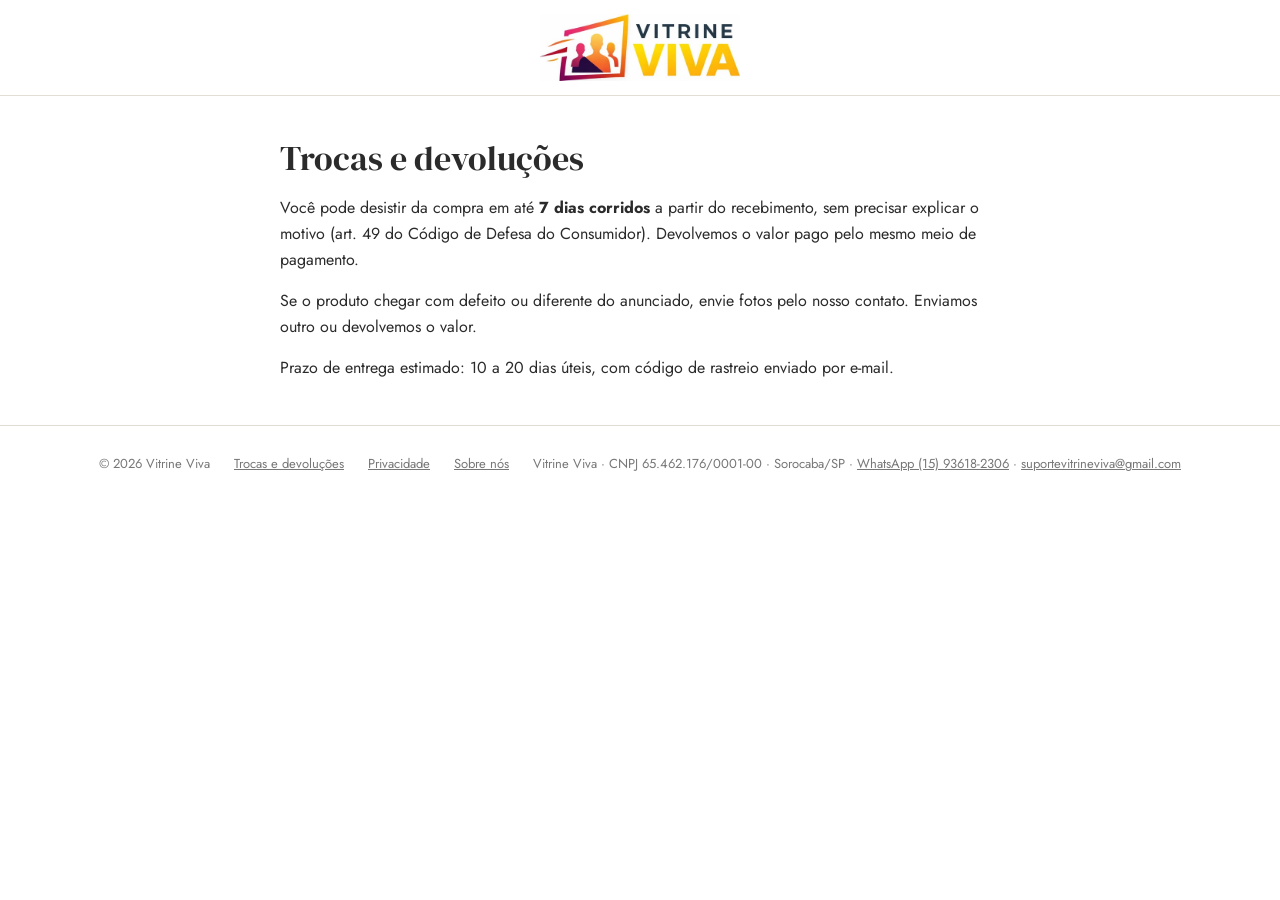
<file: trocas.html>
<!DOCTYPE html>
<html lang="pt-BR"><head><meta charset="utf-8"><meta name="viewport" content="width=device-width, initial-scale=1">
<title>Trocas e devoluções · Vitrine Viva</title><meta name="description" content="Política de trocas">
<meta property="og:title" content="Trocas e devoluções · Vitrine Viva"><meta property="og:description" content="Política de trocas"><meta property="og:image" content="">
<link rel="preconnect" href="https://fonts.googleapis.com">
<link href="https://fonts.googleapis.com/css2?family=DM+Serif+Display&family=Jost:wght@400;500&display=swap" rel="stylesheet">
<link rel="stylesheet" href="estilo.css?v=11241841"><script src="config.js?v=11241841"></script><script src="loja.js?v=11241841" defer></script>
</head><body><header class="topo-logo"><a href="./"><img src="img/logo-vitrine-viva.webp" alt="Vitrine Viva" width="260" height="auto"></a></header>

<main class="secao" style="max-width:760px;line-height:1.65"><h1 style="font-size:34px;margin-bottom:18px">Trocas e devoluções</h1><p>Você pode desistir da compra em até <strong>7 dias corridos</strong> a partir do recebimento, sem precisar explicar o motivo (art. 49 do Código de Defesa do Consumidor). Devolvemos o valor pago pelo mesmo meio de pagamento.</p>
<p style="margin-top:14px">Se o produto chegar com defeito ou diferente do anunciado, envie fotos pelo nosso contato. Enviamos outro ou devolvemos o valor.</p>
<p style="margin-top:14px">Prazo de entrega estimado: 10 a 20 dias úteis, com código de rastreio enviado por e-mail.</p></main><footer><span>© 2026 <span class="marca">Vitrine Viva</span></span><a href="trocas.html">Trocas e devoluções</a>
<a href="privacidade.html">Privacidade</a><a href="sobre.html">Sobre nós</a><span class="contato-fixo">Vitrine Viva · CNPJ 65.462.176/0001-00 · Sorocaba/SP · <a href="https://wa.me/5515936182306" rel="noopener">WhatsApp (15) 93618-2306</a> · <a href="mailto:suportevitrineviva@gmail.com">suportevitrineviva@gmail.com</a></span>
</footer>
</body></html>
</file>
<file: estilo.css>
:root{--tinta:#2b2b2b;--creme:#f6f3ee;--verde:#4d5a3c;--linha:#e3ded5;--ouro:#F6E7C8}
*{box-sizing:border-box;margin:0;padding:0}
body{font-family:"Jost",sans-serif;color:var(--tinta);background:#fff;padding-bottom:84px}
a{color:inherit}
header{display:flex;align-items:center;justify-content:space-between;padding:14px 20px;border-bottom:1px solid var(--linha)}
.logo{font-family:"DM Serif Display",serif;font-size:24px;letter-spacing:2px;text-decoration:none}
.topo{display:grid;grid-template-columns:minmax(0,420px) minmax(0,1fr);gap:40px;max-width:1100px;margin:0 auto;padding:28px 20px}
.video{position:relative;aspect-ratio:9/16;background:#111;border-radius:14px;overflow:hidden}
.video video{width:100%;height:100%;object-fit:cover;display:block}
.som{position:absolute;right:12px;bottom:12px;background:rgba(0,0,0,.55);color:#fff;border:0;border-radius:20px;padding:8px 14px;font:inherit;font-size:13px;cursor:pointer}
.info{display:flex;flex-direction:column;gap:18px;justify-content:center}
h1{font-family:"DM Serif Display",serif;font-weight:400;font-size:clamp(32px,4.4vw,52px);line-height:1.08}
.sub{font-size:18px;line-height:1.55;color:#444}
.preco{font-size:38px;font-weight:500}.preco small{display:block;font-size:14px;color:#666;font-weight:400}
.btn{display:block;text-align:center;background:var(--tinta);color:#fff;text-decoration:none;text-transform:uppercase;letter-spacing:1px;font-size:16px;padding:18px 28px;border:0;border-radius:6px;cursor:pointer;width:100%;max-width:420px}
.btn:hover{background:var(--verde)}
.selos{display:flex;flex-wrap:wrap;gap:8px 18px;font-size:14px;color:#555}
.selos span:before{content:"✓ ";color:var(--verde)}
.secao{max-width:1100px;margin:0 auto;padding:44px 20px}
h2{font-family:"DM Serif Display",serif;font-weight:400;font-size:30px;margin-bottom:20px}
.itens{list-style:none;display:grid;grid-template-columns:repeat(auto-fit,minmax(220px,1fr));gap:12px}
.itens li{background:var(--creme);padding:16px 18px;border-radius:8px;font-size:16px}
.galeria{display:grid;grid-template-columns:repeat(auto-fit,minmax(200px,1fr));gap:8px}
.galeria img{width:100%;aspect-ratio:1;object-fit:cover;border-radius:8px;background:var(--creme)}
.passos{counter-reset:p;list-style:none;display:grid;gap:12px}
.passos li{counter-increment:p;display:flex;gap:14px;align-items:center;font-size:17px}
.passos li:before{content:counter(p);flex:0 0 36px;height:36px;border-radius:50%;background:var(--verde);color:#fff;display:grid;place-items:center}
.garantia{background:var(--verde);color:#fff;display:grid;grid-template-columns:repeat(3,1fr);gap:20px;text-align:center;padding:32px 20px;font-size:15px}
.garantia strong{display:block;font-family:"DM Serif Display",serif;font-weight:400;font-size:21px;margin-bottom:4px}
details{border-bottom:1px solid var(--linha);padding:16px 0}summary{cursor:pointer;font-size:17px}details p{margin-top:10px;line-height:1.55;color:#555}
.junto{display:flex;gap:16px;align-items:center;background:var(--creme);border-radius:10px;padding:14px;text-decoration:none}
.junto img{width:90px;height:90px;object-fit:cover;border-radius:8px}
.fixo{position:fixed;left:0;right:0;bottom:0;background:#fff;border-top:1px solid var(--linha);padding:12px 16px;display:flex;gap:14px;align-items:center;justify-content:center;z-index:9}
.fixo .p{font-size:20px;font-weight:500;white-space:nowrap}.fixo .btn{max-width:320px;padding:14px}
footer{padding:28px 20px;font-size:13px;color:#777;border-top:1px solid var(--linha);display:flex;flex-wrap:wrap;gap:10px 24px;justify-content:center}
.aviso{font-size:13px;color:#777;line-height:1.5}
@media(max-width:820px){.topo{grid-template-columns:1fr;gap:22px;padding-top:16px}.video{max-width:420px;margin:0 auto;width:100%}.garantia{grid-template-columns:1fr}}
header.topo-logo{justify-content:center;padding:14px 20px}
header.topo-logo img{display:block;width:200px;height:auto}
.card .preco{margin-top:auto}
.grade{gap:32px!important}
.grade .card{gap:14px!important}
.grade .card h3{font-size:44px;line-height:1.08;letter-spacing:-.5px}
.grade .card .aviso{font-size:24px;line-height:1.4;color:#555}
.grade .card .preco{font-size:42px!important;font-weight:500}
.grade .card .btn{font-size:18px;padding:20px 28px}
@media(max-width:1100px){.grade .card h3{font-size:38px}.grade .card .aviso{font-size:22px}.grade .card .preco{font-size:38px!important}}
@media(max-width:820px){.grade .card h3{font-size:36px}.grade .card .aviso{font-size:22px}.grade .card .preco{font-size:36px!important}}
@media(max-width:820px){.grade{gap:56px!important}.grade .card{max-width:440px;width:100%;margin:0 auto;text-align:center;align-items:center}.grade .card .video{max-width:none;width:100%}.grade .card h3{font-size:34px;margin-top:8px}.grade .card .aviso{font-size:20px;max-width:340px}.grade .card .preco{font-size:38px!important;position:relative;padding-top:14px}.grade .card .preco:before{content:"";position:absolute;top:0;left:50%;width:48px;height:2px;margin-left:-24px;background:var(--verde)}.grade .card .btn{max-width:none;width:100%;border-radius:999px;padding:18px 28px}}
</file>
